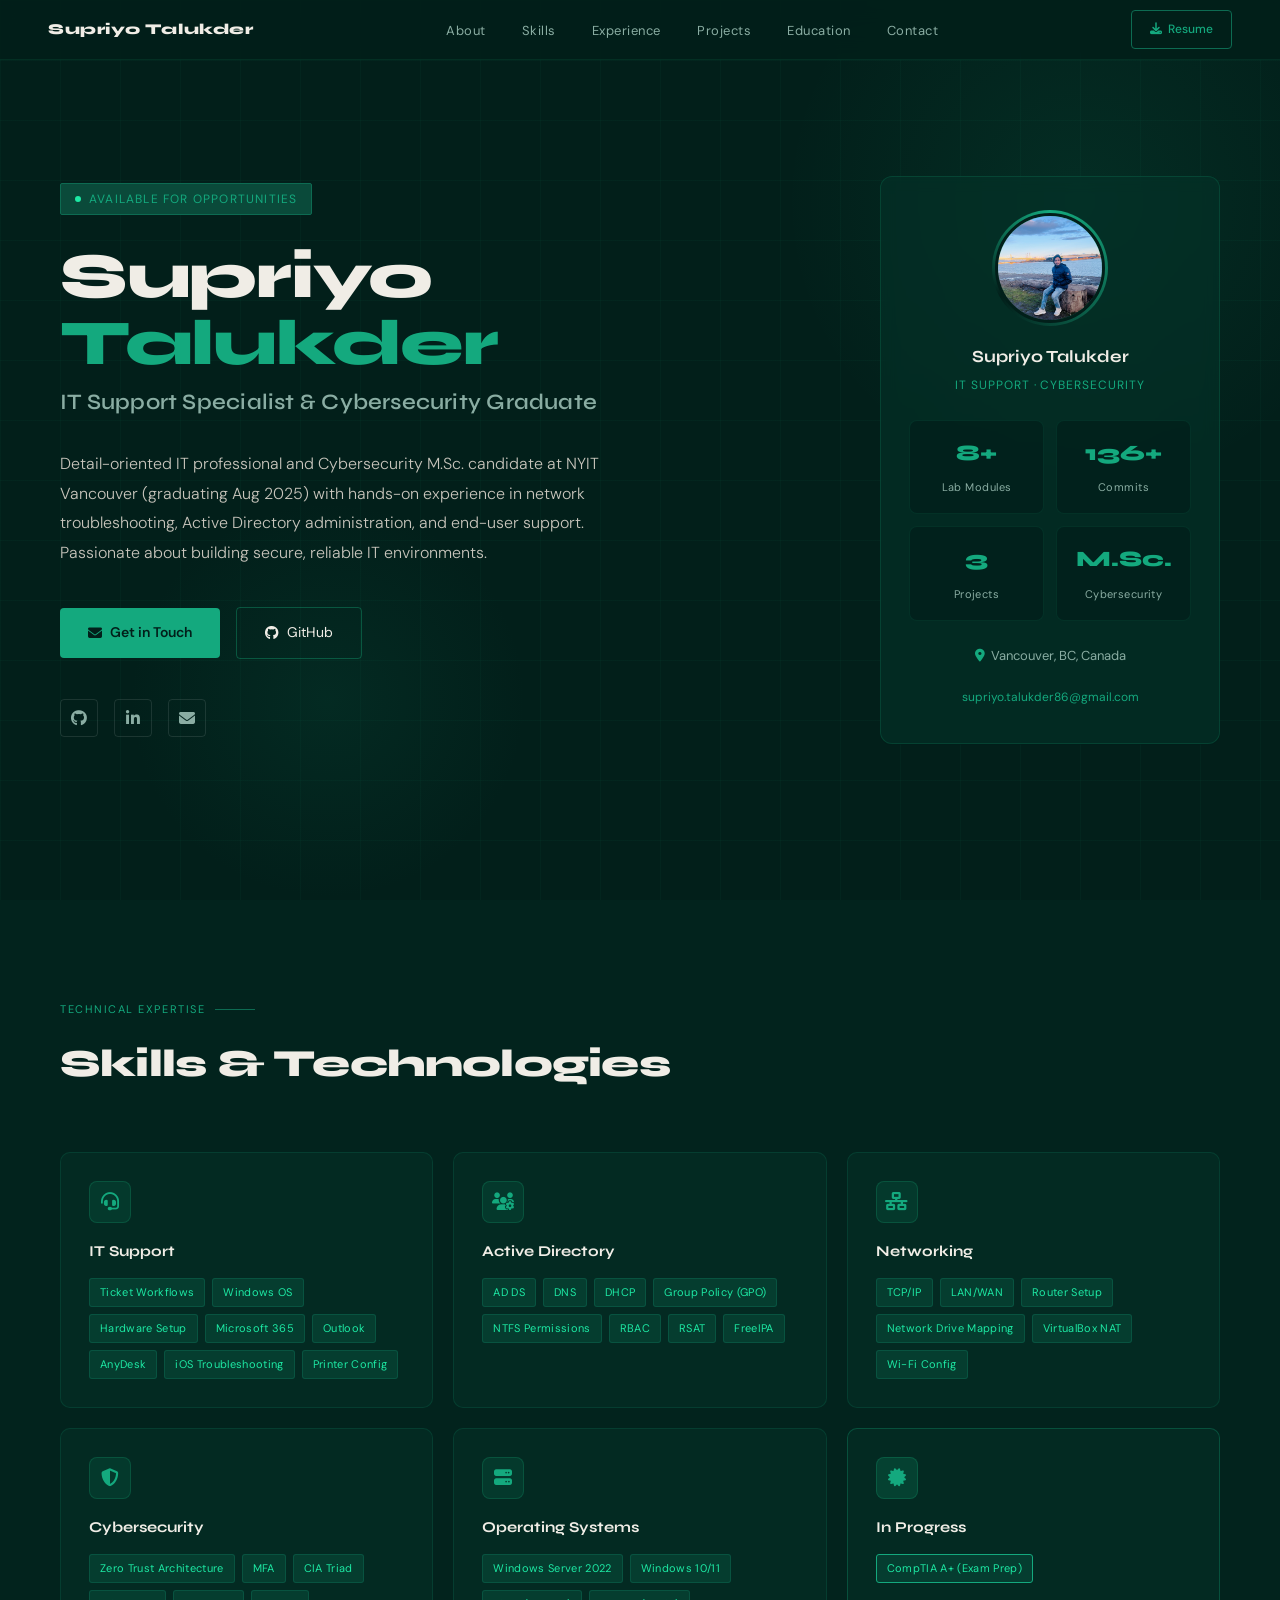
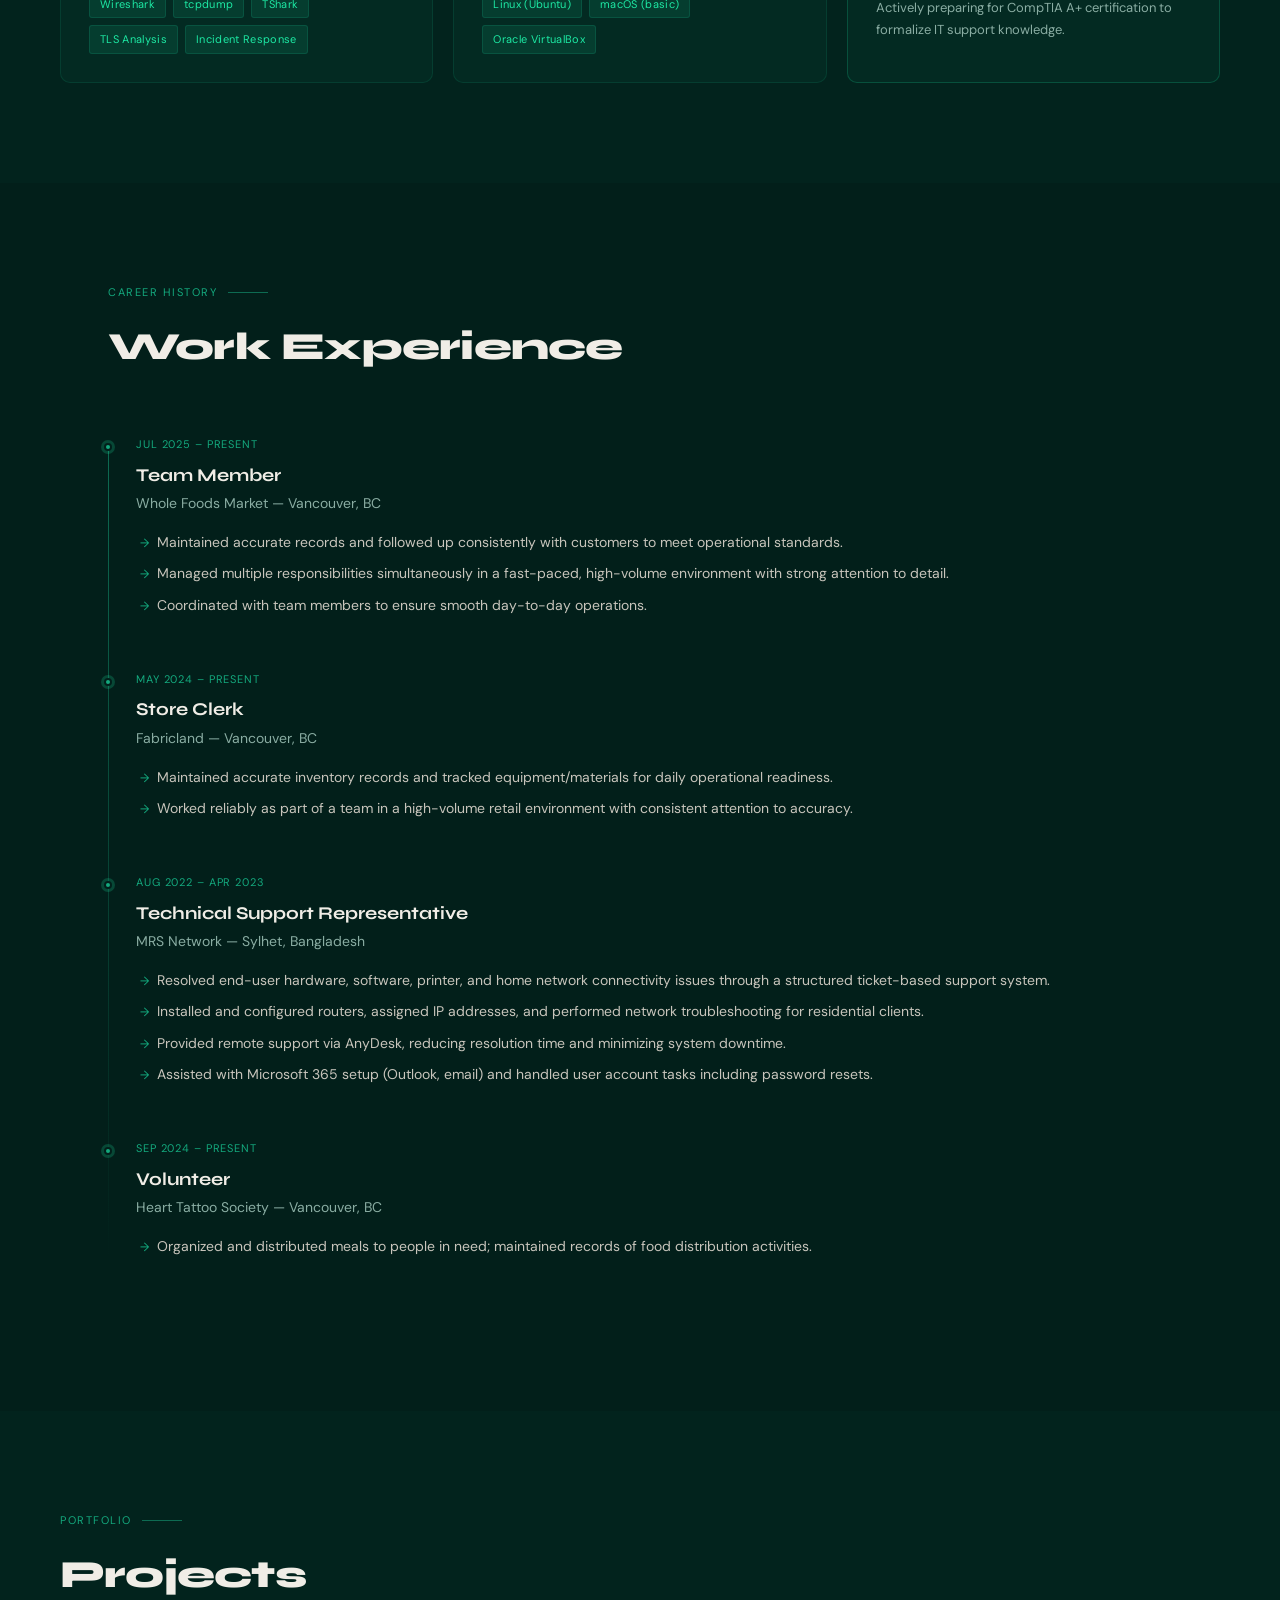
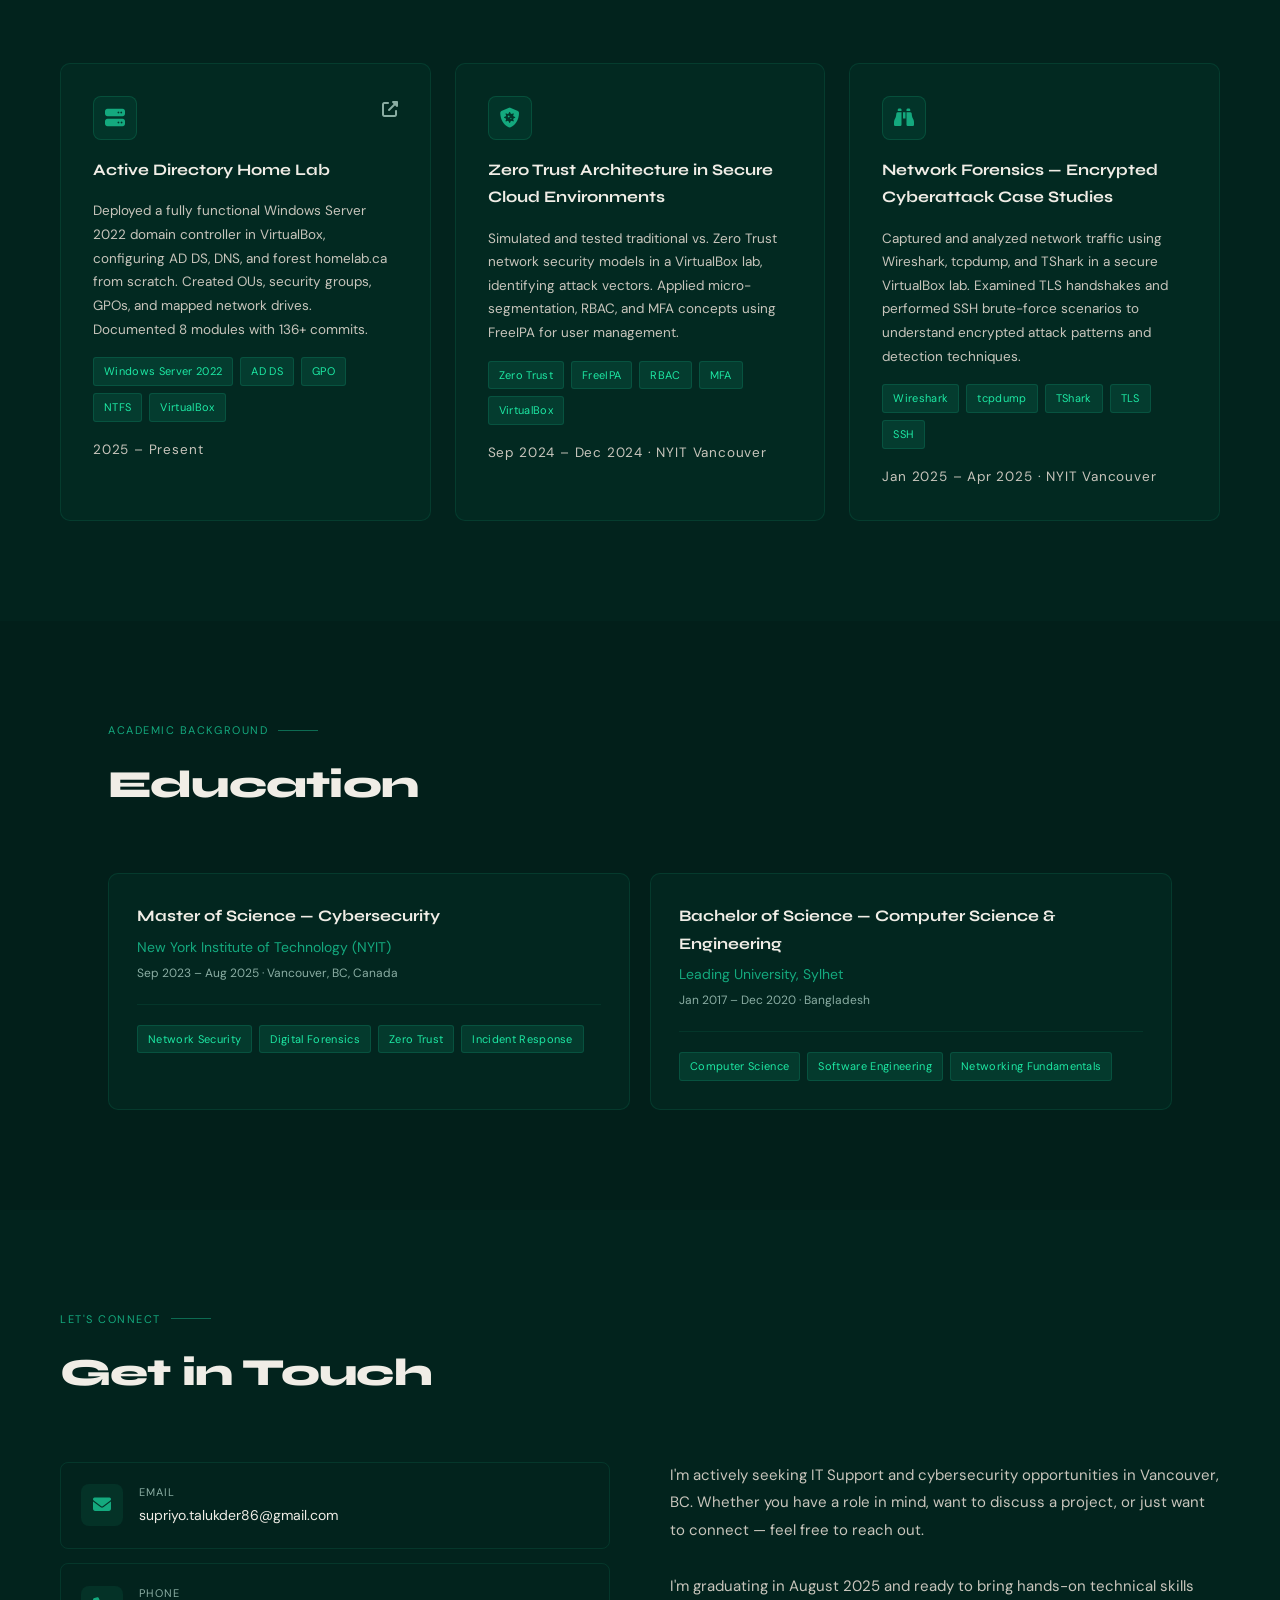
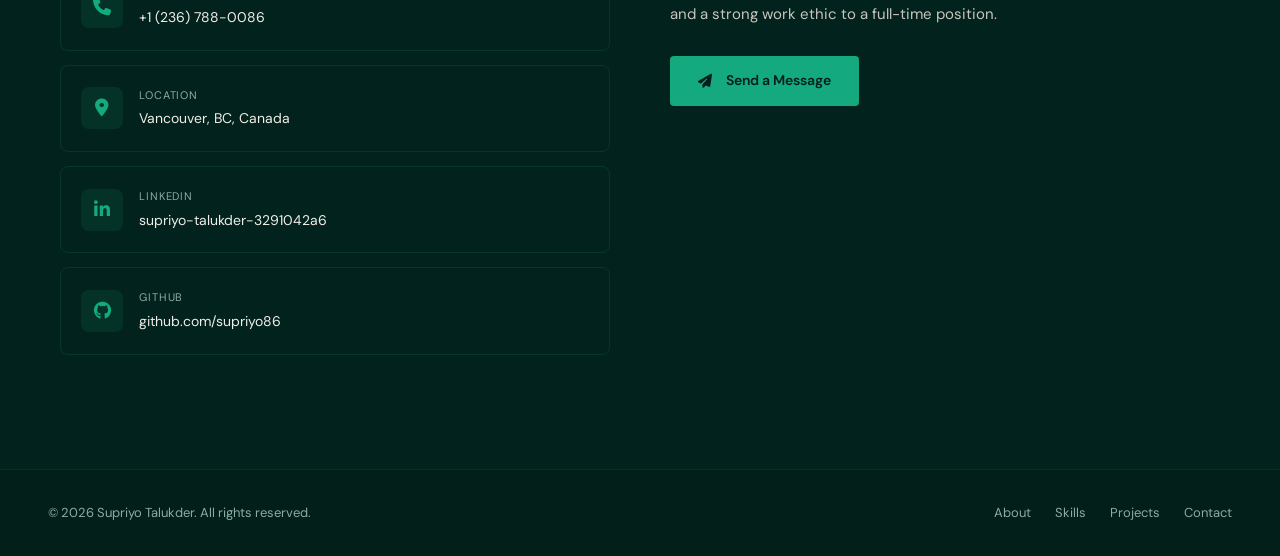
<file: index.html>
<!DOCTYPE html>
<html lang="en">
<head>
  <meta charset="UTF-8" />
  <meta name="viewport" content="width=device-width, initial-scale=1.0" />
  <title>Supriyo Talukder — IT Support & Cybersecurity</title>
  <link rel="stylesheet" href="https://cdnjs.cloudflare.com/ajax/libs/font-awesome/6.5.2/css/all.min.css" />
  <link rel="preconnect" href="https://fonts.googleapis.com">
  <link rel="preconnect" href="https://fonts.gstatic.com" crossorigin>
  <link href="https://fonts.googleapis.com/css2?family=Syne:wght@400;600;700;800&family=DM+Sans:ital,opsz,wght@0,9..40,300;0,9..40,400;0,9..40,500;1,9..40,300&display=swap" rel="stylesheet">
  <style>
    *, *::before, *::after { margin: 0; padding: 0; box-sizing: border-box; }

    :root {
      --green-dark: #021f1a;
      --green-mid: #043328;
      --green-accent: #0d6b52;
      --green-bright: #14a97e;
      --green-glow: #1de9a4;
      --cream: #f0ede6;
      --cream-dim: #c8c5bc;
      --text-primary: #f0ede6;
      --text-muted: #8aada3;
      --teal-tag: #0a4a3a;
      --teal-tag-border: #0d6b52;
    }

    html { scroll-behavior: smooth; }

    body {
      font-family: 'DM Sans', sans-serif;
      background: var(--green-dark);
      color: var(--text-primary);
      line-height: 1.7;
      overflow-x: hidden;
    }

    a { text-decoration: none; color: inherit; }

    /* ── NAVBAR ── */
    nav {
      position: fixed;
      top: 0; left: 0; right: 0;
      z-index: 100;
      height: 60px;
      display: flex;
      align-items: center;
      justify-content: space-between;
      padding: 0 48px;
      background: rgba(2, 31, 26, 0.88);
      backdrop-filter: blur(12px);
      border-bottom: 1px solid rgba(29, 233, 164, 0.08);
    }

    .nav-logo {
      font-family: 'Syne', sans-serif;
      font-weight: 800;
      font-size: 15px;
      letter-spacing: 0.04em;
      color: var(--cream);
    }

    .nav-links {
      display: flex;
      gap: 36px;
      list-style: none;
    }

    .nav-links a {
      font-size: 13px;
      font-weight: 400;
      color: var(--text-muted);
      letter-spacing: 0.04em;
      transition: color 0.2s;
    }

    .nav-links a:hover { color: var(--green-glow); }

    .nav-cta {
      font-size: 12px;
      font-weight: 500;
      padding: 8px 18px;
      border: 1px solid var(--green-accent);
      border-radius: 4px;
      color: var(--green-bright);
      transition: all 0.2s;
    }

    .nav-cta:hover {
      background: var(--green-accent);
      color: var(--cream);
    }

    /* ── HERO ── */
    .hero {
      min-height: 100vh;
      display: flex;
      align-items: center;
      padding: 80px 48px 60px;
      position: relative;
      overflow: hidden;
    }

    .hero-bg-grid {
      position: absolute;
      inset: 0;
      background-image:
        linear-gradient(rgba(29, 233, 164, 0.03) 1px, transparent 1px),
        linear-gradient(90deg, rgba(29, 233, 164, 0.03) 1px, transparent 1px);
      background-size: 60px 60px;
      pointer-events: none;
    }

    .hero-glow {
      position: absolute;
      width: 600px; height: 600px;
      border-radius: 50%;
      background: radial-gradient(circle, rgba(29, 233, 164, 0.07) 0%, transparent 70%);
      top: -100px; right: -100px;
      pointer-events: none;
    }

    .hero-glow-2 {
      position: absolute;
      width: 400px; height: 400px;
      border-radius: 50%;
      background: radial-gradient(circle, rgba(13, 107, 82, 0.15) 0%, transparent 70%);
      bottom: 0; left: 10%;
      pointer-events: none;
    }

    .hero-inner {
      position: relative;
      z-index: 1;
      max-width: 1160px;
      margin: 0 auto;
      width: 100%;
      display: grid;
      grid-template-columns: 1fr 340px;
      gap: 80px;
      align-items: center;
    }

    .hero-tag {
      display: inline-flex;
      align-items: center;
      gap: 8px;
      font-size: 12px;
      letter-spacing: 0.1em;
      text-transform: uppercase;
      color: var(--green-bright);
      border: 1px solid var(--teal-tag-border);
      background: var(--teal-tag);
      padding: 5px 14px;
      border-radius: 2px;
      margin-bottom: 28px;
    }

    .hero-tag span { width: 6px; height: 6px; border-radius: 50%; background: var(--green-glow); display: inline-block; animation: pulse 2s infinite; }

    @keyframes pulse {
      0%, 100% { opacity: 1; }
      50% { opacity: 0.3; }
    }

    .hero-name {
      font-family: 'Syne', sans-serif;
      font-weight: 800;
      font-size: clamp(42px, 5vw, 68px);
      line-height: 1.05;
      letter-spacing: -0.02em;
      color: var(--cream);
      margin-bottom: 6px;
    }

    .hero-name em {
      font-style: normal;
      color: var(--green-bright);
    }

    .hero-title {
      font-family: 'Syne', sans-serif;
      font-size: clamp(16px, 2vw, 22px);
      font-weight: 600;
      color: var(--text-muted);
      margin-bottom: 28px;
      letter-spacing: 0.01em;
    }

    .hero-desc {
      font-size: 16px;
      font-weight: 300;
      color: var(--cream-dim);
      max-width: 560px;
      margin-bottom: 40px;
      line-height: 1.85;
    }

    .hero-actions {
      display: flex;
      gap: 16px;
      align-items: center;
      flex-wrap: wrap;
    }

    .btn-primary {
      display: inline-flex;
      align-items: center;
      gap: 8px;
      background: var(--green-bright);
      color: var(--green-dark);
      font-size: 14px;
      font-weight: 600;
      padding: 13px 28px;
      border-radius: 4px;
      transition: all 0.2s;
    }

    .btn-primary:hover { background: var(--green-glow); transform: translateY(-1px); }

    .btn-ghost {
      display: inline-flex;
      align-items: center;
      gap: 8px;
      border: 1px solid rgba(29, 233, 164, 0.25);
      color: var(--cream);
      font-size: 14px;
      padding: 13px 28px;
      border-radius: 4px;
      transition: all 0.2s;
    }

    .btn-ghost:hover { border-color: var(--green-bright); color: var(--green-bright); }

    .hero-socials {
      display: flex;
      gap: 16px;
      margin-top: 40px;
    }

    .hero-socials a {
      width: 38px; height: 38px;
      border: 1px solid rgba(255,255,255,0.1);
      border-radius: 4px;
      display: flex; align-items: center; justify-content: center;
      font-size: 16px;
      color: var(--text-muted);
      transition: all 0.2s;
    }

    .hero-socials a:hover {
      border-color: var(--green-bright);
      color: var(--green-bright);
    }

    /* ── PROFILE CARD ── */
    .profile-card {
      background: rgba(4, 51, 40, 0.6);
      border: 1px solid rgba(29, 233, 164, 0.12);
      border-radius: 12px;
      padding: 36px 28px;
      text-align: center;
      backdrop-filter: blur(8px);
    }

    .profile-img-wrap {
      position: relative;
      width: 110px;
      height: 110px;
      margin: 0 auto 20px;
    }

    .profile-img-wrap::before {
      content: '';
      position: absolute;
      inset: -3px;
      border-radius: 50%;
      background: conic-gradient(var(--green-bright), var(--green-accent), var(--green-dark), var(--green-bright));
      animation: spin 6s linear infinite;
    }

    @keyframes spin { to { transform: rotate(360deg); } }

    .profile-img {
      position: relative;
      width: 100%; height: 100%;
      border-radius: 50%;
      object-fit: cover;
      border: 3px solid var(--green-dark);
      z-index: 1;
    }

    .profile-card h3 {
      font-family: 'Syne', sans-serif;
      font-size: 17px;
      font-weight: 700;
      color: var(--cream);
      margin-bottom: 4px;
    }

    .profile-role {
      font-size: 12px;
      color: var(--green-bright);
      letter-spacing: 0.08em;
      text-transform: uppercase;
      margin-bottom: 24px;
    }

    .profile-stats {
      display: grid;
      grid-template-columns: 1fr 1fr;
      gap: 12px;
      margin-bottom: 24px;
    }

    .stat-box {
      background: rgba(2, 31, 26, 0.7);
      border: 1px solid rgba(29, 233, 164, 0.08);
      border-radius: 8px;
      padding: 14px 10px;
    }

    .stat-box .num {
      font-family: 'Syne', sans-serif;
      font-size: 22px;
      font-weight: 800;
      color: var(--green-bright);
      display: block;
    }

    .stat-box .label {
      font-size: 11px;
      color: var(--text-muted);
      letter-spacing: 0.04em;
    }

    .profile-location {
      font-size: 13px;
      color: var(--text-muted);
      margin-bottom: 20px;
    }

    .profile-location i { color: var(--green-bright); margin-right: 6px; }

    .profile-email {
      font-size: 12px;
      color: var(--green-bright);
      word-break: break-all;
    }

    /* ── SECTION COMMON ── */
    section {
      padding: 100px 48px;
      max-width: 1160px;
      margin: 0 auto;
    }

    .section-label {
      font-size: 11px;
      letter-spacing: 0.14em;
      text-transform: uppercase;
      color: var(--green-bright);
      margin-bottom: 12px;
      display: flex;
      align-items: center;
      gap: 10px;
    }

    .section-label::after {
      content: '';
      flex: 0 0 40px;
      height: 1px;
      background: var(--green-accent);
    }

    .section-title {
      font-family: 'Syne', sans-serif;
      font-size: clamp(28px, 3vw, 42px);
      font-weight: 800;
      color: var(--cream);
      margin-bottom: 56px;
      letter-spacing: -0.02em;
    }

    /* ── SKILLS ── */
    .skills-section { background: rgba(4, 51, 40, 0.2); padding: 100px 48px; }
    .skills-inner { max-width: 1160px; margin: 0 auto; }

    .skills-grid {
      display: grid;
      grid-template-columns: repeat(auto-fit, minmax(300px, 1fr));
      gap: 20px;
    }

    .skill-card {
      background: rgba(4, 51, 40, 0.5);
      border: 1px solid rgba(29, 233, 164, 0.1);
      border-radius: 10px;
      padding: 28px;
      transition: border-color 0.2s, transform 0.2s;
    }

    .skill-card:hover {
      border-color: rgba(29, 233, 164, 0.35);
      transform: translateY(-2px);
    }

    .skill-card-icon {
      width: 42px; height: 42px;
      background: rgba(29, 233, 164, 0.08);
      border: 1px solid rgba(29, 233, 164, 0.15);
      border-radius: 8px;
      display: flex; align-items: center; justify-content: center;
      font-size: 18px;
      color: var(--green-bright);
      margin-bottom: 16px;
    }

    .skill-card h4 {
      font-family: 'Syne', sans-serif;
      font-size: 15px;
      font-weight: 700;
      color: var(--cream);
      margin-bottom: 14px;
    }

    .skill-tags {
      display: flex;
      flex-wrap: wrap;
      gap: 7px;
    }

    .tag {
      font-size: 11px;
      padding: 4px 10px;
      border-radius: 3px;
      background: rgba(13, 107, 82, 0.3);
      border: 1px solid rgba(13, 107, 82, 0.5);
      color: var(--green-glow);
      letter-spacing: 0.03em;
    }

    /* ── EXPERIENCE ── */
    .timeline { position: relative; padding-left: 28px; }

    .timeline::before {
      content: '';
      position: absolute;
      left: 0; top: 8px; bottom: 0;
      width: 1px;
      background: linear-gradient(to bottom, var(--green-accent), transparent);
    }

    .timeline-item {
      position: relative;
      margin-bottom: 52px;
    }

    .timeline-item::before {
      content: '';
      position: absolute;
      left: -32px;
      top: 8px;
      width: 8px; height: 8px;
      border-radius: 50%;
      background: var(--green-bright);
      border: 2px solid var(--green-dark);
      box-shadow: 0 0 0 3px rgba(29, 233, 164, 0.2);
    }

    .timeline-period {
      font-size: 11px;
      letter-spacing: 0.08em;
      text-transform: uppercase;
      color: var(--green-bright);
      margin-bottom: 6px;
    }

    .timeline-role {
      font-family: 'Syne', sans-serif;
      font-size: 18px;
      font-weight: 700;
      color: var(--cream);
      margin-bottom: 2px;
    }

    .timeline-company {
      font-size: 14px;
      color: var(--text-muted);
      margin-bottom: 14px;
    }

    .timeline-desc {
      font-size: 14px;
      color: var(--cream-dim);
      line-height: 1.8;
    }

    .timeline-desc li {
      margin-bottom: 6px;
      padding-left: 4px;
      list-style: none;
      position: relative;
    }

    .timeline-desc li::before {
      content: '→';
      color: var(--green-bright);
      margin-right: 8px;
      font-size: 12px;
    }

    /* ── PROJECTS ── */
    .projects-grid {
      display: grid;
      grid-template-columns: repeat(auto-fit, minmax(320px, 1fr));
      gap: 24px;
    }

    .project-card {
      background: rgba(4, 51, 40, 0.4);
      border: 1px solid rgba(29, 233, 164, 0.1);
      border-radius: 10px;
      padding: 32px;
      display: flex;
      flex-direction: column;
      gap: 16px;
      transition: all 0.25s;
    }

    .project-card:hover {
      border-color: rgba(29, 233, 164, 0.3);
      background: rgba(4, 51, 40, 0.6);
      transform: translateY(-3px);
    }

    .project-header {
      display: flex;
      justify-content: space-between;
      align-items: flex-start;
    }

    .project-icon {
      width: 44px; height: 44px;
      background: rgba(29, 233, 164, 0.06);
      border: 1px solid rgba(29, 233, 164, 0.15);
      border-radius: 8px;
      display: flex; align-items: center; justify-content: center;
      font-size: 20px;
      color: var(--green-bright);
    }

    .project-link {
      color: var(--text-muted);
      font-size: 16px;
      transition: color 0.2s;
    }

    .project-link:hover { color: var(--green-bright); }

    .project-card h3 {
      font-family: 'Syne', sans-serif;
      font-size: 16px;
      font-weight: 700;
      color: var(--cream);
    }

    .project-card p {
      font-size: 13.5px;
      color: var(--cream-dim);
      line-height: 1.75;
      flex: 1;
    }

    .project-period {
      font-size: 11px;
      color: var(--text-muted);
      letter-spacing: 0.06em;
    }

    /* ── EDUCATION ── */
    .edu-grid {
      display: grid;
      grid-template-columns: repeat(auto-fit, minmax(280px, 1fr));
      gap: 20px;
    }

    .edu-card {
      background: rgba(4, 51, 40, 0.4);
      border: 1px solid rgba(29, 233, 164, 0.1);
      border-radius: 10px;
      padding: 28px;
    }

    .edu-card .degree {
      font-family: 'Syne', sans-serif;
      font-size: 16px;
      font-weight: 700;
      color: var(--cream);
      margin-bottom: 6px;
    }

    .edu-card .school {
      font-size: 14px;
      color: var(--green-bright);
      margin-bottom: 4px;
    }

    .edu-card .edu-period {
      font-size: 12px;
      color: var(--text-muted);
    }

    .edu-divider {
      height: 1px;
      background: rgba(29, 233, 164, 0.08);
      margin: 20px 0;
    }

    /* ── CONTACT ── */
    .contact-section {
      background: rgba(4, 51, 40, 0.2);
      padding: 100px 48px;
    }

    .contact-inner {
      max-width: 1160px;
      margin: 0 auto;
    }

    .contact-grid {
      display: grid;
      grid-template-columns: 1fr 1fr;
      gap: 60px;
    }

    .contact-item {
      display: flex;
      align-items: center;
      gap: 16px;
      padding: 20px;
      border: 1px solid rgba(29, 233, 164, 0.1);
      border-radius: 8px;
      margin-bottom: 14px;
      transition: border-color 0.2s;
    }

    .contact-item:hover { border-color: rgba(29, 233, 164, 0.3); }

    .contact-item-icon {
      width: 42px; height: 42px;
      background: rgba(29, 233, 164, 0.07);
      border-radius: 8px;
      display: flex; align-items: center; justify-content: center;
      color: var(--green-bright);
      font-size: 18px;
      flex-shrink: 0;
    }

    .contact-item-label {
      font-size: 11px;
      text-transform: uppercase;
      letter-spacing: 0.08em;
      color: var(--text-muted);
      margin-bottom: 3px;
    }

    .contact-item-value {
      font-size: 14px;
      color: var(--cream);
    }

    .contact-right p {
      font-size: 15px;
      color: var(--cream-dim);
      line-height: 1.85;
      margin-bottom: 28px;
    }

    /* ── FOOTER ── */
    footer {
      border-top: 1px solid rgba(29, 233, 164, 0.08);
      padding: 32px 48px;
      display: flex;
      justify-content: space-between;
      align-items: center;
    }

    footer p {
      font-size: 13px;
      color: var(--text-muted);
    }

    .footer-links {
      display: flex;
      gap: 24px;
    }

    .footer-links a {
      font-size: 13px;
      color: var(--text-muted);
      transition: color 0.2s;
    }

    .footer-links a:hover { color: var(--green-bright); }

    /* ── RESPONSIVE ── */
    @media (max-width: 900px) {
      nav { padding: 0 24px; }
      .hero { padding: 80px 24px 60px; }
      .hero-inner { grid-template-columns: 1fr; gap: 40px; }
      .profile-card { max-width: 360px; }
      section { padding: 70px 24px; }
      .skills-section, .contact-section { padding: 70px 24px; }
      .contact-grid { grid-template-columns: 1fr; gap: 32px; }
      footer { flex-direction: column; gap: 16px; text-align: center; }
      .nav-links { display: none; }
    }
  </style>
</head>
<body>

  <!-- NAV -->
  <nav>
    <div class="nav-logo">Supriyo Talukder</div>
    <ul class="nav-links">
      <li><a href="#about">About</a></li>
      <li><a href="#skills">Skills</a></li>
      <li><a href="#experience">Experience</a></li>
      <li><a href="#projects">Projects</a></li>
      <li><a href="#education">Education</a></li>
      <li><a href="#contact">Contact</a></li>
    </ul>
    <a href="#" class="nav-cta"><i class="fas fa-download" style="margin-right:6px"></i>Resume</a>
  </nav>

  <!-- HERO -->
  <div class="hero" id="about">
    <div class="hero-bg-grid"></div>
    <div class="hero-glow"></div>
    <div class="hero-glow-2"></div>

    <div class="hero-inner">
      <div class="hero-left">
        <div class="hero-tag">
          <span></span> Available for opportunities
        </div>
        <h1 class="hero-name">Supriyo<br><em>Talukder</em></h1>
        <p class="hero-title">IT Support Specialist & Cybersecurity Graduate</p>
        <p class="hero-desc">
          Detail-oriented IT professional and Cybersecurity M.Sc. candidate at NYIT Vancouver (graduating Aug 2025) with hands-on experience in network troubleshooting, Active Directory administration, and end-user support. Passionate about building secure, reliable IT environments.
        </p>
        <div class="hero-actions">
          <a href="mailto:supriyo.talukder86@gmail.com" class="btn-primary">
            <i class="fas fa-envelope"></i> Get in Touch
          </a>
          <a href="https://github.com/supriyo86" target="_blank" class="btn-ghost">
            <i class="fab fa-github"></i> GitHub
          </a>
        </div>
        <div class="hero-socials">
          <a href="https://github.com/supriyo86" target="_blank" title="GitHub"><i class="fab fa-github"></i></a>
          <a href="https://www.linkedin.com/in/supriyo-talukder-3291042a6/" target="_blank" title="LinkedIn"><i class="fab fa-linkedin-in"></i></a>
          <a href="mailto:supriyo.talukder86@gmail.com" title="Email"><i class="fas fa-envelope"></i></a>
        </div>
      </div>

      <div class="hero-right">
        <div class="profile-card">
          <div class="profile-img-wrap">
            <img src="assets/profile.jpeg" alt="Supriyo Talukder" class="profile-img" />
          </div>
          <h3>Supriyo Talukder</h3>
          <p class="profile-role">IT Support · Cybersecurity</p>

          <div class="profile-stats">
            <div class="stat-box">
              <span class="num">8+</span>
              <span class="label">Lab Modules</span>
            </div>
            <div class="stat-box">
              <span class="num">136+</span>
              <span class="label">Commits</span>
            </div>
            <div class="stat-box">
              <span class="num">3</span>
              <span class="label">Projects</span>
            </div>
            <div class="stat-box">
              <span class="num">M.Sc.</span>
              <span class="label">Cybersecurity</span>
            </div>
          </div>

          <p class="profile-location"><i class="fas fa-map-marker-alt"></i>Vancouver, BC, Canada</p>
          <p class="profile-email">supriyo.talukder86@gmail.com</p>
        </div>
      </div>
    </div>
  </div>

  <!-- SKILLS -->
  <div class="skills-section" id="skills">
    <div class="skills-inner">
      <p class="section-label">Technical Expertise</p>
      <h2 class="section-title">Skills & Technologies</h2>

      <div class="skills-grid">
        <div class="skill-card">
          <div class="skill-card-icon"><i class="fas fa-headset"></i></div>
          <h4>IT Support</h4>
          <div class="skill-tags">
            <span class="tag">Ticket Workflows</span>
            <span class="tag">Windows OS</span>
            <span class="tag">Hardware Setup</span>
            <span class="tag">Microsoft 365</span>
            <span class="tag">Outlook</span>
            <span class="tag">AnyDesk</span>
            <span class="tag">iOS Troubleshooting</span>
            <span class="tag">Printer Config</span>
          </div>
        </div>

        <div class="skill-card">
          <div class="skill-card-icon"><i class="fas fa-users-cog"></i></div>
          <h4>Active Directory</h4>
          <div class="skill-tags">
            <span class="tag">AD DS</span>
            <span class="tag">DNS</span>
            <span class="tag">DHCP</span>
            <span class="tag">Group Policy (GPO)</span>
            <span class="tag">NTFS Permissions</span>
            <span class="tag">RBAC</span>
            <span class="tag">RSAT</span>
            <span class="tag">FreeIPA</span>
          </div>
        </div>

        <div class="skill-card">
          <div class="skill-card-icon"><i class="fas fa-network-wired"></i></div>
          <h4>Networking</h4>
          <div class="skill-tags">
            <span class="tag">TCP/IP</span>
            <span class="tag">LAN/WAN</span>
            <span class="tag">Router Setup</span>
            <span class="tag">Network Drive Mapping</span>
            <span class="tag">VirtualBox NAT</span>
            <span class="tag">Wi-Fi Config</span>
          </div>
        </div>

        <div class="skill-card">
          <div class="skill-card-icon"><i class="fas fa-shield-alt"></i></div>
          <h4>Cybersecurity</h4>
          <div class="skill-tags">
            <span class="tag">Zero Trust Architecture</span>
            <span class="tag">MFA</span>
            <span class="tag">CIA Triad</span>
            <span class="tag">Wireshark</span>
            <span class="tag">tcpdump</span>
            <span class="tag">TShark</span>
            <span class="tag">TLS Analysis</span>
            <span class="tag">Incident Response</span>
          </div>
        </div>

        <div class="skill-card">
          <div class="skill-card-icon"><i class="fas fa-server"></i></div>
          <h4>Operating Systems</h4>
          <div class="skill-tags">
            <span class="tag">Windows Server 2022</span>
            <span class="tag">Windows 10/11</span>
            <span class="tag">Linux (Ubuntu)</span>
            <span class="tag">macOS (basic)</span>
            <span class="tag">Oracle VirtualBox</span>
          </div>
        </div>

        <div class="skill-card" style="border-color: rgba(29, 233, 164, 0.2);">
          <div class="skill-card-icon" style="background: rgba(29, 233, 164, 0.12)"><i class="fas fa-certificate"></i></div>
          <h4>In Progress</h4>
          <div class="skill-tags">
            <span class="tag" style="border-color: var(--green-bright); color: var(--green-glow);">CompTIA A+ (Exam Prep)</span>
          </div>
          <p style="font-size: 13px; color: var(--text-muted); margin-top: 14px;">Actively preparing for CompTIA A+ certification to formalize IT support knowledge.</p>
        </div>
      </div>
    </div>
  </div>

  <!-- EXPERIENCE -->
  <section id="experience">
    <p class="section-label">Career History</p>
    <h2 class="section-title">Work Experience</h2>

    <div class="timeline">
      <div class="timeline-item">
        <p class="timeline-period">Jul 2025 – Present</p>
        <p class="timeline-role">Team Member</p>
        <p class="timeline-company">Whole Foods Market — Vancouver, BC</p>
        <ul class="timeline-desc">
          <li>Maintained accurate records and followed up consistently with customers to meet operational standards.</li>
          <li>Managed multiple responsibilities simultaneously in a fast-paced, high-volume environment with strong attention to detail.</li>
          <li>Coordinated with team members to ensure smooth day-to-day operations.</li>
        </ul>
      </div>

      <div class="timeline-item">
        <p class="timeline-period">May 2024 – Present</p>
        <p class="timeline-role">Store Clerk</p>
        <p class="timeline-company">Fabricland — Vancouver, BC</p>
        <ul class="timeline-desc">
          <li>Maintained accurate inventory records and tracked equipment/materials for daily operational readiness.</li>
          <li>Worked reliably as part of a team in a high-volume retail environment with consistent attention to accuracy.</li>
        </ul>
      </div>

      <div class="timeline-item">
        <p class="timeline-period">Aug 2022 – Apr 2023</p>
        <p class="timeline-role">Technical Support Representative</p>
        <p class="timeline-company">MRS Network — Sylhet, Bangladesh</p>
        <ul class="timeline-desc">
          <li>Resolved end-user hardware, software, printer, and home network connectivity issues through a structured ticket-based support system.</li>
          <li>Installed and configured routers, assigned IP addresses, and performed network troubleshooting for residential clients.</li>
          <li>Provided remote support via AnyDesk, reducing resolution time and minimizing system downtime.</li>
          <li>Assisted with Microsoft 365 setup (Outlook, email) and handled user account tasks including password resets.</li>
        </ul>
      </div>

      <div class="timeline-item">
        <p class="timeline-period">Sep 2024 – Present</p>
        <p class="timeline-role">Volunteer</p>
        <p class="timeline-company">Heart Tattoo Society — Vancouver, BC</p>
        <ul class="timeline-desc">
          <li>Organized and distributed meals to people in need; maintained records of food distribution activities.</li>
        </ul>
      </div>
    </div>
  </section>

  <!-- PROJECTS -->
  <div class="skills-section" id="projects">
    <div class="skills-inner">
      <p class="section-label">Portfolio</p>
      <h2 class="section-title">Projects</h2>

      <div class="projects-grid">
        <div class="project-card">
          <div class="project-header">
            <div class="project-icon"><i class="fas fa-server"></i></div>
            <a href="https://github.com/supriyo86/active-directory-homelab" target="_blank" class="project-link">
              <i class="fas fa-external-link-alt"></i>
            </a>
          </div>
          <h3>Active Directory Home Lab</h3>
          <p>Deployed a fully functional Windows Server 2022 domain controller in VirtualBox, configuring AD DS, DNS, and forest homelab.ca from scratch. Created OUs, security groups, GPOs, and mapped network drives. Documented 8 modules with 136+ commits.</p>
          <div class="skill-tags">
            <span class="tag">Windows Server 2022</span>
            <span class="tag">AD DS</span>
            <span class="tag">GPO</span>
            <span class="tag">NTFS</span>
            <span class="tag">VirtualBox</span>
          </div>
          <p class="project-period">2025 – Present</p>
        </div>

        <div class="project-card">
          <div class="project-header">
            <div class="project-icon"><i class="fas fa-shield-virus"></i></div>
          </div>
          <h3>Zero Trust Architecture in Secure Cloud Environments</h3>
          <p>Simulated and tested traditional vs. Zero Trust network security models in a VirtualBox lab, identifying attack vectors. Applied micro-segmentation, RBAC, and MFA concepts using FreeIPA for user management.</p>
          <div class="skill-tags">
            <span class="tag">Zero Trust</span>
            <span class="tag">FreeIPA</span>
            <span class="tag">RBAC</span>
            <span class="tag">MFA</span>
            <span class="tag">VirtualBox</span>
          </div>
          <p class="project-period">Sep 2024 – Dec 2024 · NYIT Vancouver</p>
        </div>

        <div class="project-card">
          <div class="project-header">
            <div class="project-icon"><i class="fas fa-binoculars"></i></div>
          </div>
          <h3>Network Forensics — Encrypted Cyberattack Case Studies</h3>
          <p>Captured and analyzed network traffic using Wireshark, tcpdump, and TShark in a secure VirtualBox lab. Examined TLS handshakes and performed SSH brute-force scenarios to understand encrypted attack patterns and detection techniques.</p>
          <div class="skill-tags">
            <span class="tag">Wireshark</span>
            <span class="tag">tcpdump</span>
            <span class="tag">TShark</span>
            <span class="tag">TLS</span>
            <span class="tag">SSH</span>
          </div>
          <p class="project-period">Jan 2025 – Apr 2025 · NYIT Vancouver</p>
        </div>
      </div>
    </div>
  </div>

  <!-- EDUCATION -->
  <section id="education">
    <p class="section-label">Academic Background</p>
    <h2 class="section-title">Education</h2>

    <div class="edu-grid">
      <div class="edu-card">
        <p class="degree">Master of Science — Cybersecurity</p>
        <p class="school">New York Institute of Technology (NYIT)</p>
        <p class="edu-period">Sep 2023 – Aug 2025 · Vancouver, BC, Canada</p>
        <div class="edu-divider"></div>
        <div class="skill-tags">
          <span class="tag">Network Security</span>
          <span class="tag">Digital Forensics</span>
          <span class="tag">Zero Trust</span>
          <span class="tag">Incident Response</span>
        </div>
      </div>

      <div class="edu-card">
        <p class="degree">Bachelor of Science — Computer Science & Engineering</p>
        <p class="school">Leading University, Sylhet</p>
        <p class="edu-period">Jan 2017 – Dec 2020 · Bangladesh</p>
        <div class="edu-divider"></div>
        <div class="skill-tags">
          <span class="tag">Computer Science</span>
          <span class="tag">Software Engineering</span>
          <span class="tag">Networking Fundamentals</span>
        </div>
      </div>
    </div>
  </section>

  <!-- CONTACT -->
  <div class="contact-section" id="contact">
    <div class="contact-inner">
      <p class="section-label">Let's Connect</p>
      <h2 class="section-title">Get in Touch</h2>

      <div class="contact-grid">
        <div class="contact-left">
          <a href="mailto:supriyo.talukder86@gmail.com" class="contact-item" style="display:flex; text-decoration:none;">
            <div class="contact-item-icon"><i class="fas fa-envelope"></i></div>
            <div>
              <p class="contact-item-label">Email</p>
              <p class="contact-item-value">supriyo.talukder86@gmail.com</p>
            </div>
          </a>

          <div class="contact-item">
            <div class="contact-item-icon"><i class="fas fa-phone"></i></div>
            <div>
              <p class="contact-item-label">Phone</p>
              <p class="contact-item-value">+1 (236) 788-0086</p>
            </div>
          </div>

          <div class="contact-item">
            <div class="contact-item-icon"><i class="fas fa-map-marker-alt"></i></div>
            <div>
              <p class="contact-item-label">Location</p>
              <p class="contact-item-value">Vancouver, BC, Canada</p>
            </div>
          </div>

          <a href="https://www.linkedin.com/in/supriyo-talukder-3291042a6/" target="_blank" class="contact-item" style="display:flex; text-decoration:none;">
            <div class="contact-item-icon"><i class="fab fa-linkedin-in"></i></div>
            <div>
              <p class="contact-item-label">LinkedIn</p>
              <p class="contact-item-value">supriyo-talukder-3291042a6</p>
            </div>
          </a>

          <a href="https://github.com/supriyo86" target="_blank" class="contact-item" style="display:flex; text-decoration:none;">
            <div class="contact-item-icon"><i class="fab fa-github"></i></div>
            <div>
              <p class="contact-item-label">GitHub</p>
              <p class="contact-item-value">github.com/supriyo86</p>
            </div>
          </a>
        </div>

        <div class="contact-right">
          <p>I'm actively seeking IT Support and cybersecurity opportunities in Vancouver, BC. Whether you have a role in mind, want to discuss a project, or just want to connect — feel free to reach out.</p>
          <p>I'm graduating in August 2025 and ready to bring hands-on technical skills and a strong work ethic to a full-time position.</p>
          <a href="mailto:supriyo.talukder86@gmail.com" class="btn-primary" style="display:inline-flex;">
            <i class="fas fa-paper-plane"></i>&nbsp; Send a Message
          </a>
        </div>
      </div>
    </div>
  </div>

  <!-- FOOTER -->
  <footer>
    <p>© 2026 Supriyo Talukder. All rights reserved.</p>
    <div class="footer-links">
      <a href="#about">About</a>
      <a href="#skills">Skills</a>
      <a href="#projects">Projects</a>
      <a href="#contact">Contact</a>
    </div>
  </footer>

</body>
</html>
</file>
